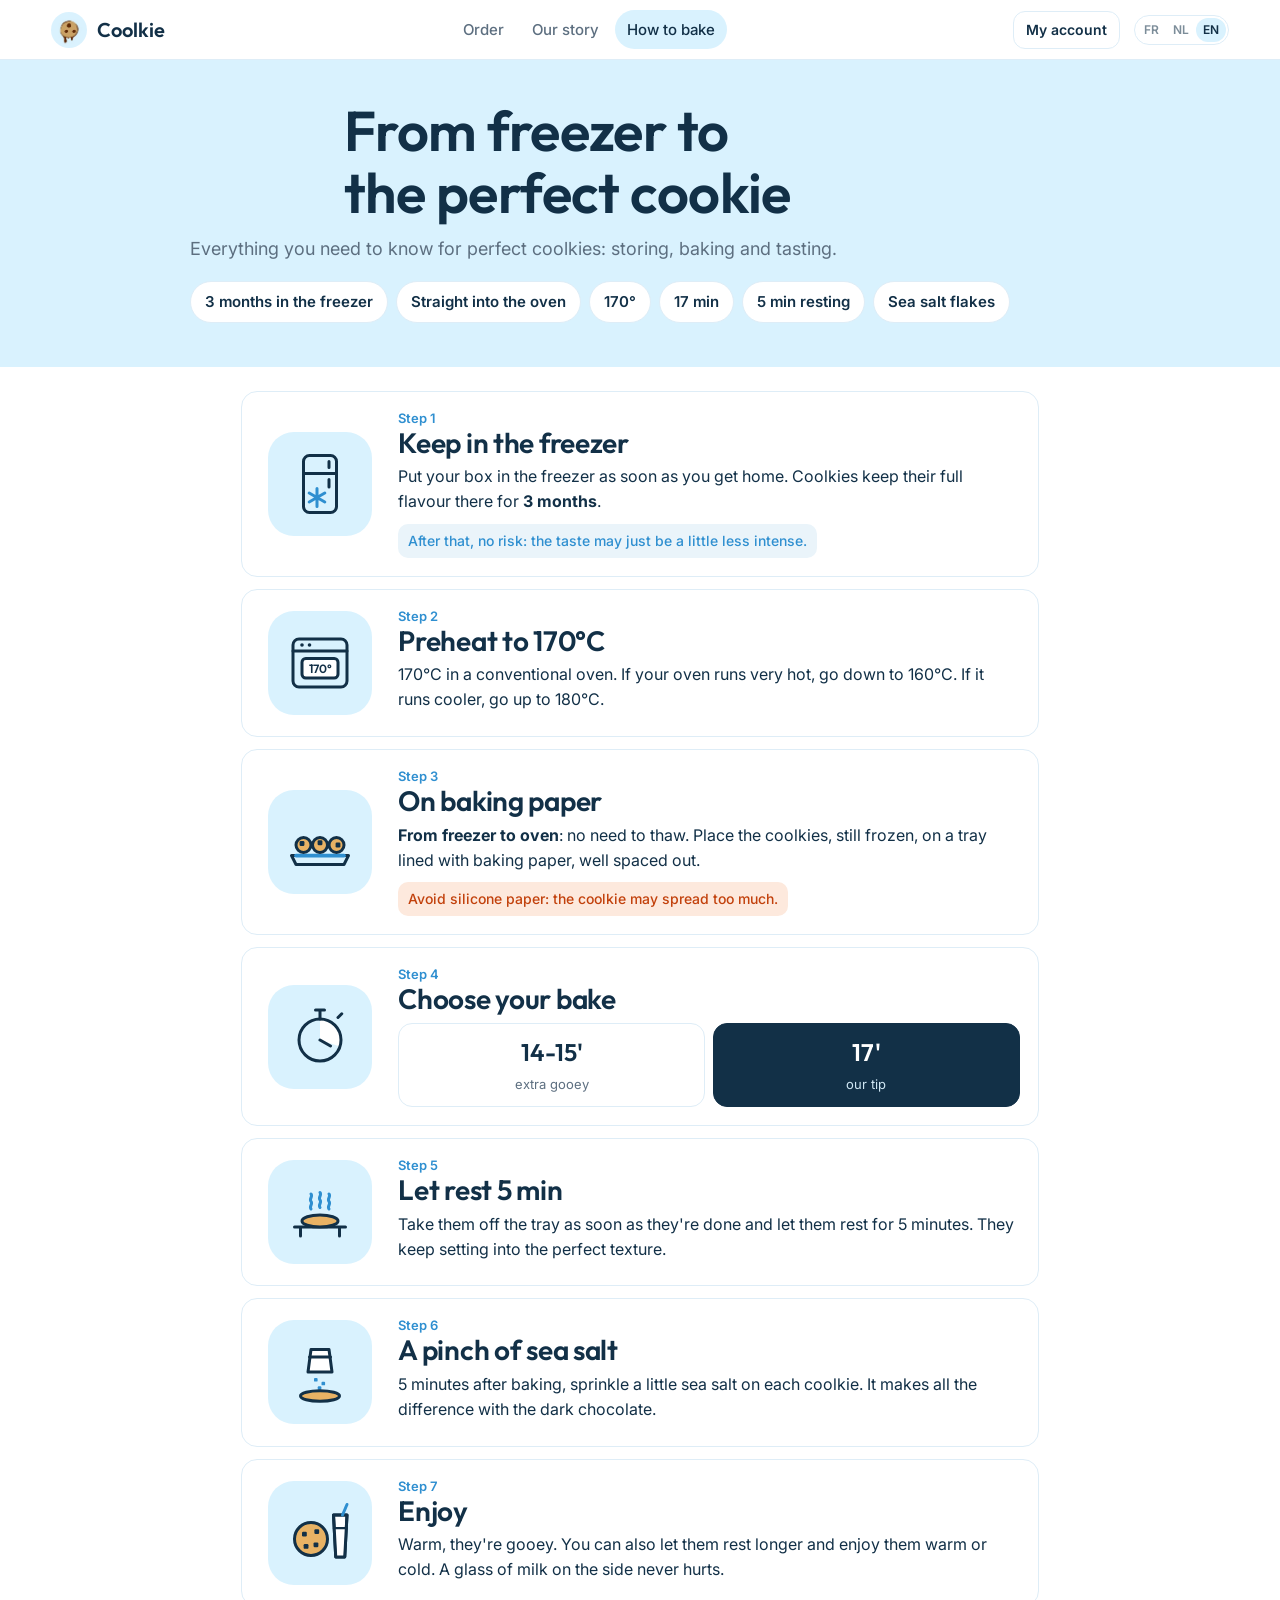
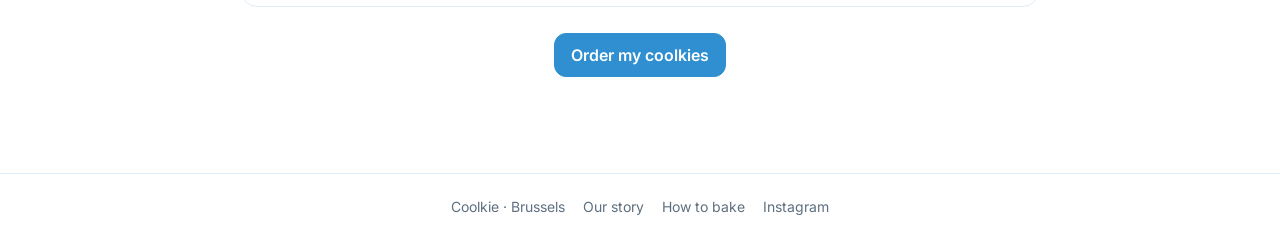
<file: guide.html>
<!DOCTYPE html>
<html lang="fr">
<head>
<meta charset="utf-8">
<meta name="viewport" content="width=device-width,initial-scale=1,viewport-fit=cover">
<title>Coolkie · Mode d'emploi</title>
<meta name="description" content="Comment conserver, cuire et déguster tes coolkies.">
<meta name="theme-color" content="#ffffff">
<link rel="icon" href="img/coolkie-logo.jpg">
<link rel="preconnect" href="https://fonts.googleapis.com">
<link href="https://fonts.googleapis.com/css2?family=Outfit:wght@500;600;700&family=Inter:wght@400;500;600&display=swap" rel="stylesheet">
<link rel="stylesheet" href="common.css?v=12">
<script src="config.js?v=5"></script>
<script src="i18n.js?v=4"></script>
<script src="site.js?v=7"></script>
<style>
.hero{background:var(--dough);padding:40px max(4vw,16px) 44px}.hero>*{max-width:900px;margin-left:auto;margin-right:auto}
.hero h1{font-size:clamp(36px,9vw,56px);max-width:16ch;text-wrap:balance}
.hero p{margin:12px auto 0;font-size:18px;color:var(--mute)}
.quick{display:flex;gap:8px;flex-wrap:wrap;margin-top:18px}
.quick span{background:var(--card);border:1px solid var(--line);border-radius:99px;padding:8px 14px;font-weight:600;font-size:15px;white-space:nowrap}
main{max-width:900px;margin:0 auto;padding:12px max(4vw,14px) 40px}
.step{display:grid;grid-template-columns:120px minmax(0,1fr);gap:18px;align-items:center;background:var(--card);border:1px solid var(--line);border-radius:16px;padding:18px;margin-top:12px}
.ico{display:grid;place-items:center;background:var(--dough);width:104px;height:104px;border-radius:26px;justify-self:center}.ico svg{width:72px;height:72px;display:block}
.step .n{font:600 13px var(--fB);color:var(--doughDeep)}
.step h2{font-size:clamp(22px,5vw,28px);margin:2px 0 6px}
.step p{margin:0 0 6px}
.tip{display:inline-block;background:var(--iceBg);color:var(--ice);border-radius:10px;padding:6px 10px;font-size:14px;font-weight:500;margin-top:4px}
.warn{background:var(--warnBg);color:var(--warn)}
.times{display:grid;grid-template-columns:repeat(2,minmax(0,1fr));gap:8px;margin-top:8px}
.times div{border-radius:14px;padding:10px;text-align:center;background:var(--bg);border:1px solid var(--line)}
.times b{display:block;font-family:var(--fT);font-size:24px;font-weight:600}
.times small{font-size:13px;color:var(--mute)}
.times .rec{background:var(--ink);color:#fff;border-color:var(--ink)}.times .rec small{color:#cfe6f3}
@media(max-width:560px){.step{grid-template-columns:minmax(0,1fr);text-align:left}.ico{width:72px;height:72px;border-radius:20px;justify-self:start}.ico svg{width:46px;height:46px}}
.cta{margin-top:26px;text-align:center}
</style>
</head>
<body>
<header class="nav">
  <a class="home" href="./" aria-label="Accueil Coolkie"><img class="logo" src="img/coolkie-logo.jpg" alt=""><b data-i>Coolkie</b></a>
  <nav class="links" aria-label="Pages"><a href="./#commander" data-i>Commander</a><a href="story.html" data-i>Notre histoire</a><a href="guide.html" class="on" data-i>Mode d'emploi</a></nav>
  <div class="acct"><a class="btn sm" href="./#compte" data-i>Mon compte</a></div>
</header>
<div class="hero">
  <h1 data-c="guide.title" data-label="Titre" data-i>Du congélateur au cookie parfait</h1>
  <p data-c="guide.subtitle" data-label="Sous-titre" data-i>Tout ce qu'il faut savoir pour réussir tes coolkies : conservation, cuisson et dégustation.</p>
  <div class="quick"><span data-i>3 mois au congélo</span><span data-i>Direct au four</span><span>170°</span><span data-i>17 min</span><span data-i>5 min de repos</span><span data-i>Fleur de sel</span></div>
</div>
<main>

<div class="step">
  <span class="ico"><svg viewBox="0 0 48 48" aria-hidden="true" fill="none" stroke="#123047" stroke-width="2" stroke-linecap="round" stroke-linejoin="round"><rect x="13" y="5" width="22" height="38" rx="4"/><path d="M13 17h22M30 9v4M30 21v5"/><path d="M22 27v12M16.8 30l10.4 6M16.8 36l10.4-6" stroke="#2f8fd0"/></svg></span>
  <div><div class="n" data-i>Étape 1</div><h2 data-c="guide.s1.t" data-label="Étape 1 : titre" data-i>Conserve au congélateur</h2>
  <p data-c="guide.s1.p" data-label="Étape 1 : texte" data-i>Range ta boîte au congélateur dès que tu rentres. Les coolkies y gardent tout leur goût pendant <b>3 mois</b>.</p>
  <span class="tip" data-i>Au-delà, aucun risque : le goût peut juste être un peu moins intense.</span></div>
</div>

<div class="step">
  <span class="ico"><svg viewBox="0 0 48 48" aria-hidden="true" fill="none" stroke="#123047" stroke-width="2" stroke-linecap="round" stroke-linejoin="round"><rect x="6" y="8" width="36" height="32" rx="4"/><path d="M6 16h36"/><circle cx="12" cy="12" r="1.2" fill="#123047" stroke="none"/><circle cx="17" cy="12" r="1.2" fill="#123047" stroke="none"/><rect x="12" y="21" width="24" height="13" rx="2.5" fill="#ffffff"/><text x="24" y="30.6" text-anchor="middle" font-family="Outfit,Inter,sans-serif" font-size="8" font-weight="600" fill="#123047" stroke="none">170°</text></svg></span>
  <div><div class="n" data-i>Étape 2</div><h2 data-c="guide.s2.t" data-label="Étape 2 : titre" data-i>Préchauffe à 170°</h2>
  <p data-c="guide.s2.p" data-label="Étape 2 : texte" data-i>170° dans un four classique. Si ton four chauffe très fort, descends à 160°. S'il chauffe moins, monte jusqu'à 180°.</p></div>
</div>

<div class="step">
  <span class="ico"><svg viewBox="0 0 48 48" aria-hidden="true" fill="none" stroke="#123047" stroke-width="2" stroke-linecap="round" stroke-linejoin="round"><path d="M5 33h38l-3 6H8z"/><path d="M8 33h32" stroke="#2f8fd0" stroke-width="2.5"/><circle cx="13" cy="26" r="5" fill="#e8b264"/><circle cx="24" cy="26" r="5" fill="#e8b264"/><circle cx="35" cy="26" r="5" fill="#e8b264"/><rect x="10.4" y="23.4" width="3.2" height="3.2" rx=".8" fill="#123047" stroke="none"/><rect x="22.4" y="22.9" width="3.2" height="3.2" rx=".8" fill="#123047" stroke="none"/><rect x="34.4" y="24.4" width="3.2" height="3.2" rx=".8" fill="#123047" stroke="none"/></svg></span>
  <div><div class="n" data-i>Étape 3</div><h2 data-c="guide.s3.t" data-label="Étape 3 : titre" data-i>Sur du papier cuisson</h2>
  <p data-c="guide.s3.p" data-label="Étape 3 : texte" data-i><b>From freezer to oven</b> : pas besoin de décongeler. Pose les coolkies encore surgelés sur une plaque recouverte de papier cuisson, en les espaçant bien.</p>
  <span class="tip warn" data-i>Évite le papier siliconé : le coolkie risque de trop s'étaler.</span></div>
</div>

<div class="step">
  <span class="ico"><svg viewBox="0 0 48 48" aria-hidden="true" fill="none" stroke="#123047" stroke-width="2" stroke-linecap="round" stroke-linejoin="round"><path d="M24 26V12A14 14 0 0 1 37.3 30.3Z" fill="#ffffff" stroke="none"/><circle cx="24" cy="26" r="14"/><path d="M21 6h6M24 6v6M24 26l7 4"/><path d="M36 11l2.5-2.5"/></svg></span>
  <div><div class="n" data-i>Étape 4</div><h2 data-i>Choisis ta cuisson</h2>
  <div class="times"><div><b>14-15'</b><small data-i>bien coulant</small></div><div class="rec"><b>17'</b><small data-i>notre conseil</small></div></div></div>
</div>

<div class="step">
  <span class="ico"><svg viewBox="0 0 48 48" aria-hidden="true" fill="none" stroke="#123047" stroke-width="2" stroke-linecap="round" stroke-linejoin="round"><path d="M7 34h34M11 34v6M37 34v6"/><ellipse cx="24" cy="30" rx="12" ry="4" fill="#e8b264"/><path d="M18 22c-1.5-1.8 1.5-3.2 0-5s1.5-3.2 0-5" stroke="#2f8fd0"/><path d="M24 21c-1.5-1.8 1.5-3.2 0-5s1.5-3.2 0-5" stroke="#2f8fd0"/><path d="M30 22c-1.5-1.8 1.5-3.2 0-5s1.5-3.2 0-5" stroke="#2f8fd0"/></svg></span>
  <div><div class="n" data-i>Étape 5</div><h2 data-c="guide.s4.t" data-label="Étape 4 : titre" data-i>Laisse reposer 5 min</h2>
  <p data-c="guide.s4.p" data-label="Étape 4 : texte" data-i>Sors-les de la plaque dès la fin de la cuisson et laisse-les reposer 5 minutes. Ils continuent de prendre leur texture parfaite.</p></div>
</div>

<div class="step">
  <span class="ico"><svg viewBox="0 0 48 48" aria-hidden="true" fill="none" stroke="#123047" stroke-width="2" stroke-linecap="round" stroke-linejoin="round"><path d="M18 9h12l2 15H16z" fill="#fff"/><path d="M17 14h14"/><rect x="20" y="28" width="2.4" height="2.4" rx=".6" fill="#2f8fd0" stroke="none"/><rect x="25" y="30.5" width="2.4" height="2.4" rx=".6" fill="#2f8fd0" stroke="none"/><rect x="22.5" y="33.5" width="2.4" height="2.4" rx=".6" fill="#2f8fd0" stroke="none"/><ellipse cx="24" cy="40" rx="13" ry="3.5" fill="#e8b264"/></svg></span>
  <div><div class="n" data-i>Étape 6</div><h2 data-c="guide.s5.t" data-label="Étape 5 : titre" data-i>Une pincée de fleur de sel</h2>
  <p data-c="guide.s5.p" data-label="Étape 5 : texte" data-i>5 minutes après la sortie du four, parsème un peu de fleur de sel sur chaque coolkie. C'est ce qui fait toute la différence avec le chocolat noir.</p></div>
</div>

<div class="step">
  <span class="ico"><svg viewBox="0 0 48 48" aria-hidden="true" fill="none" stroke="#123047" stroke-width="2" stroke-linecap="round" stroke-linejoin="round"><circle cx="18" cy="28" r="11" fill="#e8b264"/><rect x="12.0" y="23.099999999999998" width="3.2" height="3.2" rx=".8" fill="#123047" stroke="none"/><rect x="20.25" y="21.45" width="3.2" height="3.2" rx=".8" fill="#123047" stroke="none"/><rect x="19.7" y="30.25" width="3.2" height="3.2" rx=".8" fill="#123047" stroke="none"/><rect x="13.1" y="31.35" width="3.2" height="3.2" rx=".8" fill="#123047" stroke="none"/><path d="M33 12h9l-1.5 28h-6z" fill="#fff"/><path d="M33.6 21h7.8" /><path d="M34 21.5h7l-1.3 18h-4.4z" fill="#ffffff" stroke="none"/><path d="M33 12h9l-1.5 28h-6z"/><path d="M39 12l3-7" stroke="#2f8fd0"/></svg></span>
  <div><div class="n" data-i>Étape 7</div><h2 data-c="guide.s6.t" data-label="Étape 6 : titre" data-i>Déguste</h2>
  <p data-c="guide.s6.p" data-label="Étape 6 : texte" data-i>Tièdes, ils sont fondants. Tu peux aussi les laisser reposer plus longtemps et les déguster tièdes ou froids. Un verre de lait à côté ne fait jamais de mal.</p></div>
</div>

<div class="cta"><a class="btn main" href="./#commander" style="display:inline-flex;align-items:center;text-decoration:none" data-i>Commander mes coolkies</a></div>
</main>
<footer class="foot"><span data-i>Coolkie · Bruxelles</span><a href="story.html" data-i>Notre histoire</a><a href="guide.html" data-i>Mode d'emploi</a><a href="https://www.instagram.com/coolkie_lab/" data-i>Instagram</a></footer>
</body>
</html>
</file>
<file: common.css>
/* Coolkie : thème minimaliste bleu. Couleurs et polices modifiables depuis la gestion (site.js). */
:root{color-scheme:light;--bg:#ffffff;--card:#fff;--ink:#123047;--mute:#5d6f80;--line:#d5e9f6;--dough:#d9f2fe;--doughDeep:#2f8fd0;--ice:#2f8fd0;--iceBg:#e0f0fa;--onP:#fff;--ok:#1f8a4c;--okBg:#e3f5ea;--warn:#c2410c;--warnBg:#fde9dd;--fT:"Outfit",system-ui,sans-serif;--fB:"Inter",system-ui,sans-serif}
*{box-sizing:border-box;min-width:0}
body{margin:0;background:var(--bg);color:var(--ink);font:16px/1.55 var(--fB);overflow-x:clip}
h1,h2,h3{font-family:var(--fT);font-weight:600;line-height:1.1;margin:0;letter-spacing:-.01em}
button,input,select,textarea{font:inherit;color:inherit}
button{cursor:pointer}
:focus-visible{outline:3px solid var(--ice);outline-offset:2px}
img{max-width:100%;display:block}
.mute{color:var(--mute);font-size:14px}
.row{display:flex;align-items:center;gap:10px;flex-wrap:wrap}.grow{flex:1 1 auto}
.card{background:var(--card);border:1px solid var(--line);border-radius:14px;padding:14px;margin-bottom:10px}
.pill{display:inline-block;font-size:13px;font-weight:600;padding:3px 10px;border-radius:99px;white-space:nowrap;background:var(--line)}
.p-a_preparer{background:var(--warnBg);color:var(--warn)}.p-prete{background:var(--iceBg);color:var(--ice)}
.p-livree{background:var(--okBg);color:var(--ok)}.p-annulee{background:var(--line);color:var(--mute);text-decoration:line-through}
.price{font-weight:600;white-space:nowrap;font-variant-numeric:tabular-nums}
.btn{min-height:44px;padding:0 16px;border-radius:12px;border:1px solid var(--line);background:var(--card);font-weight:600}
.btn.main{background:var(--ice);color:var(--onP);border-color:var(--ice)}
.btn.ice{background:var(--ice);color:var(--onP);border-color:var(--ice)}
.btn.danger{color:var(--warn)}
.btn.sm{min-height:38px;padding:0 12px;font-size:14px}
.btn:disabled{opacity:.5}
input,select,textarea{width:100%;min-height:46px;font-size:16px;padding:10px 12px;border-radius:12px;border:1px solid var(--line);background:#fff}
textarea{min-height:70px}
label{display:block;font-size:14px;font-weight:500;margin:12px 0 4px}
.two{display:grid;grid-template-columns:minmax(0,1fr) minmax(0,1fr);gap:10px}
.step{display:flex;align-items:center;gap:6px;flex:none}
.step button{width:44px;height:44px;border-radius:12px;border:1px solid var(--line);background:var(--card);font-size:22px;line-height:1}
.step output{min-width:30px;text-align:center;font-weight:600;font-size:18px;font-variant-numeric:tabular-nums}
.empty{text-align:center;padding:22px 14px;color:var(--mute)}
.sheet{position:fixed;inset:0;z-index:30;background:rgba(20,10,5,.45);display:none;align-items:flex-end;justify-content:center}
.sheet.on{display:flex}
.sheet .in{background:var(--card);width:100%;max-width:560px;max-height:92vh;overflow-y:auto;border-radius:22px 22px 0 0;padding:20px 18px calc(20px + env(safe-area-inset-bottom));animation:up .22s ease-out}
@media(min-width:700px){.sheet{align-items:center}.sheet .in{border-radius:22px}}
@keyframes up{from{transform:translateY(40px);opacity:.4}}
@media(prefers-reduced-motion:reduce){.sheet .in{animation:none}}
.sheet h2{font-size:24px;margin-bottom:6px}
.acts{display:flex;gap:10px;flex-wrap:wrap;margin-top:18px}.acts .btn{flex:1 1 auto}
.toast{position:fixed;left:50%;transform:translateX(-50%);bottom:calc(110px + env(safe-area-inset-bottom));background:var(--ink);color:#fff;padding:10px 16px;border-radius:12px;font-size:14px;z-index:40;display:none;max-width:90vw;text-align:center}
.err{color:var(--warn);font-size:14px;min-height:20px;margin-top:8px}
.chat{display:flex;flex-direction:column;gap:6px;max-height:50vh;overflow-y:auto;padding:4px 2px}
.msg{max-width:82%;padding:8px 12px;border-radius:16px;font-size:15px;white-space:pre-wrap;overflow-wrap:anywhere}
.msg small{display:block;font-size:11px;opacity:.7;margin-top:2px}
.msg.me{align-self:flex-end;background:var(--ice);color:#fff;border-bottom-right-radius:4px}
.msg.them{align-self:flex-start;background:var(--line);border-bottom-left-radius:4px}
.send{display:flex;gap:8px;margin-top:10px}.send input{flex:1}

/* En-tête commun aux pages publiques */
/* nav: home | links | acct | lang */
.nav{position:sticky;top:0;z-index:20;background:color-mix(in srgb,var(--bg) 92%,transparent);backdrop-filter:blur(10px);border-bottom:1px solid var(--line);padding:calc(10px + env(safe-area-inset-top)) max(4vw,16px) 10px;display:grid;grid-template-columns:auto minmax(0,1fr) auto auto;align-items:center;gap:8px 14px}
.nav .home{display:flex;align-items:center;gap:10px;text-decoration:none;color:var(--ink)}
.nav .logo{width:36px;height:36px;border-radius:50%;object-fit:cover;background:var(--dough);flex:none}
.nav .home b{font-family:var(--fT);font-size:20px;font-weight:600}
.nav .links{display:flex;gap:4px;justify-content:center}
.nav .links a{color:var(--mute);text-decoration:none;font-weight:500;font-size:15px;padding:8px 12px;border-radius:99px;white-space:nowrap}
.nav .links a:hover{color:var(--ink)}
.nav .links a.on{color:var(--ink);background:var(--dough)}
.nav .acct{display:flex;gap:6px;justify-content:flex-end}
.nav .acct [hidden]{display:none!important}
.nav .acct .btn{white-space:nowrap;display:inline-flex;align-items:center;text-decoration:none;color:var(--ink)}
@media(max-width:720px){.nav{grid-template-columns:minmax(0,1fr) auto}.nav .lang{grid-column:2;grid-row:2;justify-self:end}.nav .links{grid-column:1;grid-row:2;justify-content:flex-start;overflow-x:auto;margin:0 -6px}.nav .links a{padding:6px 8px;font-size:14px;flex:none}.nav .links{gap:0}}
.foot{border-top:1px solid var(--line);margin-top:56px;padding:22px max(4vw,16px) calc(22px + env(safe-area-inset-bottom));color:var(--mute);font-size:14px;display:flex;gap:8px 18px;flex-wrap:wrap;justify-content:center}
.foot a{color:inherit;text-decoration:none}.foot a:hover{color:var(--ink)}
.ck-banner{background:var(--ice);color:var(--onP);text-align:center;font-weight:600;font-size:14px;padding:9px 16px calc(9px);padding-top:calc(9px + env(safe-area-inset-top))}
.ck-banner a{color:inherit;text-decoration:none}
img{object-position:center}

.lang{display:inline-flex;border:1px solid var(--line);border-radius:999px;padding:2px;gap:0;align-items:center}
.lang button{border:0;background:none;font:600 12px/1 var(--fB);color:var(--ink);opacity:.55;padding:6px 7px;border-radius:999px;cursor:pointer}
.lang button.on{background:var(--dough);opacity:1}
.lang button:hover{opacity:1}
@media(max-width:560px){.lang button{padding:5px 5px;font-size:11px}}
</file>
